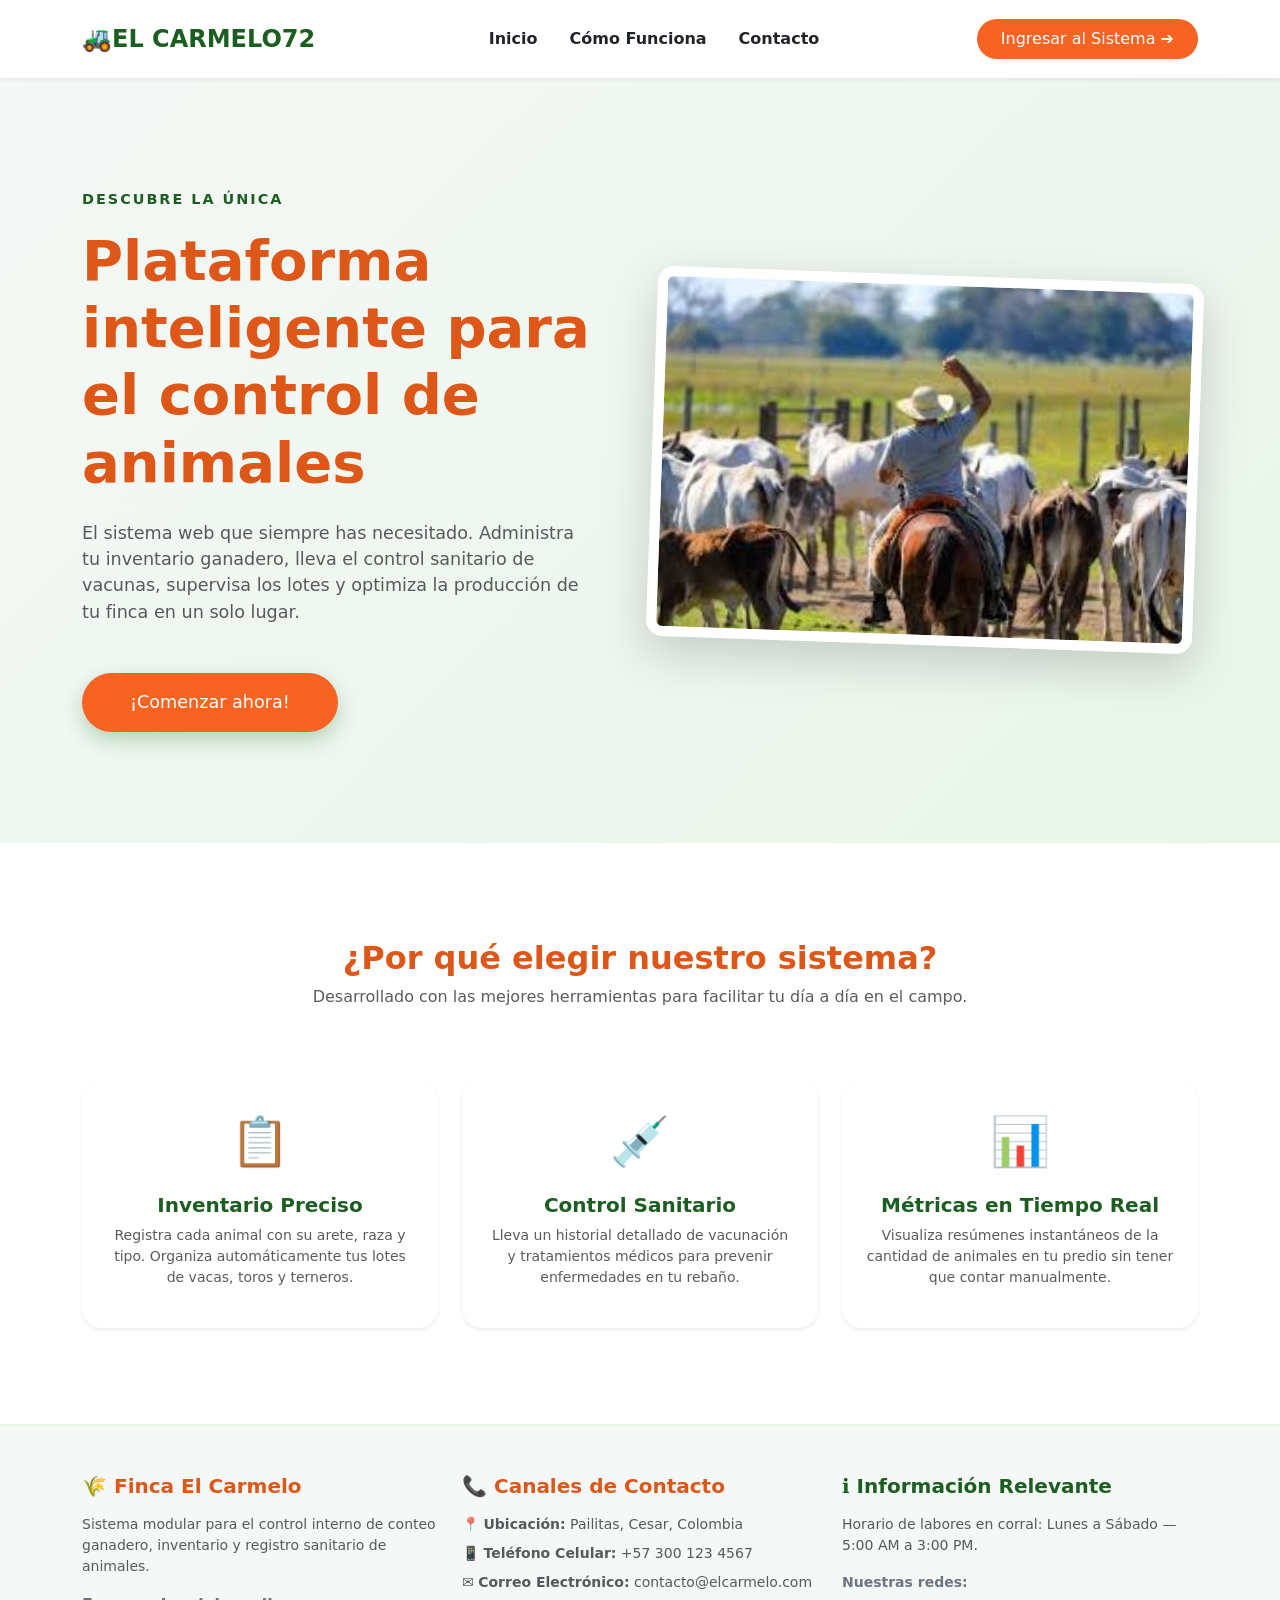
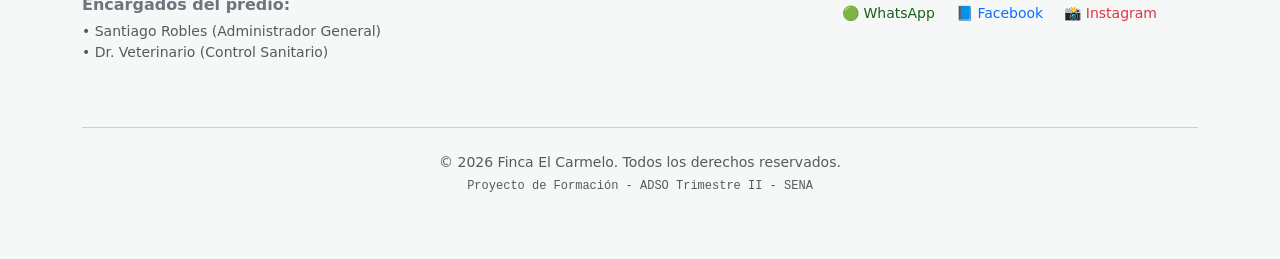
<file: index.html>
<!DOCTYPE html>
<html lang="es">
<head>
    <meta charset="UTF-8">
    <meta name="viewport" content="width=device-width, initial-scale=1.0">
    <title>Inicio - El Carmelo AgroTech</title>
    <!-- Bootstrap CSS (El diseño base) -->
    <link href="https://cdn.jsdelivr.net/npm/bootstrap@5.3.0/dist/css/bootstrap.min.css" rel="stylesheet">
    <!-- Ruta corregida apuntando a tu carpeta css -->
    <link rel="stylesheet" href="css/styles.css">
</head>
<body>

    <!-- BARRA DE NAVEGACIÓN SUPERIOR -->
    <nav class="navbar navbar-expand-lg navbar-light bg-white py-3 shadow-sm">
        <div class="container">
            <a class="navbar-brand fw-bold" style="color: #dd5718; font-size: 1.5rem;" href="#">
                🚜EL CARMELO72
            </a>
            <button class="navbar-toggler" type="button" data-bs-toggle="collapse" data-bs-target="#menuPrincipal">
                <span class="navbar-toggler-icon"></span>
            </button>
            <div class="collapse navbar-collapse" id="menuPrincipal">
                <ul class="navbar-nav mx-auto mb-2 mb-lg-0">
                    <li class="nav-item"><a class="nav-link fw-semibold text-dark px-3" href="#">Inicio</a></li>
                    <li class="nav-item"><a class="nav-link fw-semibold text-dark px-3" href="#beneficios">Cómo Funciona</a></li>
                    <li class="nav-item"><a class="nav-link fw-semibold text-dark px-3" href="#contacto">Contacto</a></li>
                </ul>
                <a href="sistema.html" class="btn btn-custom px-4 py-2" style="border-radius: 25px;">Ingresar al Sistema ➔</a>
            </div>
        </div>
    </nav>

    <!-- SECCIÓN DE PORTADA PRINCIPAL (HERO) -->
    <section class="hero-section d-flex align-items-center" style="min-height: 85vh; background: linear-gradient(135deg, #f5f8f6 0%, #e8f5e9 100%);">
        <div class="container">
            <div class="row align-items-center">
                
                <!-- Texto Izquierdo -->
                <div class="col-lg-6 mb-5 mb-lg-0 pe-lg-5">
                    <p class="text-success fw-bold text-uppercase" style="letter-spacing: 2px; font-size: 0.9rem;">Descubre la única</p>
                    <h1 class="display-4 fw-bold mb-4" style="color: #dd5718; line-height: 1.2;">
                        Plataforma inteligente para el control de animales
                    </h1>
                    <p class="lead text-muted mb-5" style="font-size: 1.1rem;">
                        El sistema web que siempre has necesitado. Administra tu inventario ganadero, lleva el control sanitario de vacunas, supervisa los lotes y optimiza la producción de tu finca en un solo lugar.
                    </p>
                    <a href="sistema.html" class="btn btn-custom btn-lg px-5 py-3" style="border-radius: 30px; font-size: 1.1rem; box-shadow: 0 8px 20px rgba(46, 125, 50, 0.3);">
                        ¡Comenzar ahora!
                    </a>
                </div>
              
                <!-- Imagen Derecha basada en tu captura real -->
                <div class="col-lg-6 text-center">
                    <img src="assets/images/Foto software.jpeg" 
                         alt="Ganadería El Carmelo" 
                         class="img-fluid rounded-4 shadow-lg" 
                         style="border: 10px solid white; transform: rotate(2deg); max-height: 420px; width: 100%; object-fit: cover;">
                </div>

            </div>
        </div>
    </section>

    <!-- SECCIÓN DE BENEFICIOS (TARJETAS) -->
    <section id="beneficios" class="py-5 bg-white">
        <div class="container py-5">
            <div class="text-center mb-5">
                <h2 class="fw-bold" style="color: #dd5718;">¿Por qué elegir nuestro sistema?</h2>
                <p class="text-muted">Desarrollado con las mejores herramientas para facilitar tu día a día en el campo.</p>
            </div>
            
            <div class="row g-4 mt-3">
                <div class="col-md-4">
                    <div class="card h-100 text-center p-4 shadow-sm" style="border-radius: 20px;">
                        <div class="mb-3" style="font-size: 3rem;">📋</div>
                        <h5 class="fw-bold text-success">Inventario Preciso</h5>
                        <p class="text-muted small">Registra cada animal con su arete, raza y tipo. Organiza automáticamente tus lotes de vacas, toros y terneros.</p>
                    </div>
                </div>
                <div class="col-md-4">
                    <div class="card h-100 text-center p-4 shadow-sm" style="border-radius: 20px;">
                        <div class="mb-3" style="font-size: 3rem;">💉</div>
                        <h5 class="fw-bold text-success">Control Sanitario</h5>
                        <p class="text-muted small">Lleva un historial detallado de vacunación y tratamientos médicos para prevenir enfermedades en tu rebaño.</p>
                    </div>
                </div>
                <div class="col-md-4">
                    <div class="card h-100 text-center p-4 shadow-sm" style="border-radius: 20px;">
                        <div class="mb-3" style="font-size: 3rem;">📊</div>
                        <h5 class="fw-bold text-success">Métricas en Tiempo Real</h5>
                        <p class="text-muted small">Visualiza resúmenes instantáneos de la cantidad de animales en tu predio sin tener que contar manualmente.</p>
                    </div>
                </div>
            </div>
        </div>
    </section>

    <!-- PIE DE PÁGINA (FOOTER) -->
    <footer id="contacto" class="footer-finca py-5" style="background-color: #f5f8f6; border-top: 2px solid #e8f5e9;">
        <div class="container">
            <div class="row text-center text-md-start">
                <div class="col-md-4 mb-4">
                    <h5 class="fw-bold mb-3" style="color: #dd5718;">🌾 Finca El Carmelo</h5>
                    <p class="text-muted small">Sistema modular para el control interno de conteo ganadero, inventario y registro sanitario de animales.</p>
                    <p class="mb-1 mt-3 fw-semibold text-secondary">Encargados del predio:</p>
                    <ul class="list-unstyled text-muted small">
                        <li>• Santiago Robles (Administrador General)</li> 
                        <li>• Dr. Veterinario (Control Sanitario)</li>   
                    </ul>
                </div>
                <div class="col-md-4 mb-4">
                    <h5 class="fw-bold mb-3" style="color: #dd5718;">📞 Canales de Contacto</h5>
                    <ul class="list-unstyled text-muted small">
                        <li class="mb-2">📍 <strong>Ubicación:</strong> Pailitas, Cesar, Colombia</li> 
                        <li class="mb-2">📱 <strong>Teléfono Celular:</strong> +57 300 123 4567</li>      
                        <li class="mb-2">✉️ <strong>Correo Electrónico:</strong> contacto@elcarmelo.com</li> 
                    </ul>
                </div>
                <div class="col-md-4 mb-4">
                    <h5 class="fw-bold mb-3" style="color: # ;">ℹ️ Información Relevante</h5>
                    <p class="text-muted small mb-3">Horario de labores en corral: Lunes a Sábado — 5:00 AM a 3:00 PM.</p>
                    <p class="mb-2 fw-semibold text-secondary small">Nuestras redes:</p>
                    <div class="redes-sociales">
                        <a href="#" class="text-decoration-none me-3 text-success small">🟢 WhatsApp</a>
                        <a href="#" class="text-decoration-none me-3 text-primary small">📘 Facebook</a>
                        <a href="#" class="text-decoration-none text-danger small">📸 Instagram</a>
                    </div>
                </div>
            </div>
            <hr class="text-muted my-4">
            <div class="row">
                <div class="col text-center">
                    <p class="text-muted small mb-1">© 2026 Finca El Carmelo. Todos los derechos reservados.</p>
                    <p class="text-muted extra-small font-monospace">Proyecto de Formación - ADSO Trimestre II - SENA</p>
                </div>
            </div>
        </div>
    </footer>

    <!-- Bootstrap JS -->
    <script src="https://cdn.jsdelivr.net/npm/bootstrap@5.3.0/dist/js/bootstrap.bundle.min.js"></script>
</body>
</html>
</file>
<file: css/styles.css>
/* Estilos Globales del Sitio */
body {
    background-color: #f4f7f6; /* Fondo grisáceo claro muy sutil */
}

/* Color corporativo verde oscuro para títulos específicos */
.text-success, .navbar-brand {
    color: #1b5e20 !important;
}

/* Tarjetas */
.card {
    border: none;
    box-shadow: 0 4px 8px rgba(0, 0, 0, 0.05);
    transition: transform 0.2s ease;
}

.card:hover {
    transform: translateY(-2px);
}

/* Botón personalizado unificado (Naranja campestre dinámico) */
.btn-custom {
    background-color: #f66323; 
    color: white !important;
    border: none;
    transition: background-color 0.2s ease;
}

.btn-custom:hover {
    background-color: #df591a;
    box-shadow: 0 4px 12px rgba(246, 99, 35, 0.2);
}

/* Pie de Página (Footer unificado) */
.footer-finca {
    background-color: #ffffff; 
    border-top: 1px solid #e3e6f0; 
}

.footer-finca h5 {
    color: #1b5e20; 
}

/* Tipografía pequeña institucional para el SENA */
.extra-small {
    font-size: 0.75rem; 
}
</file>
